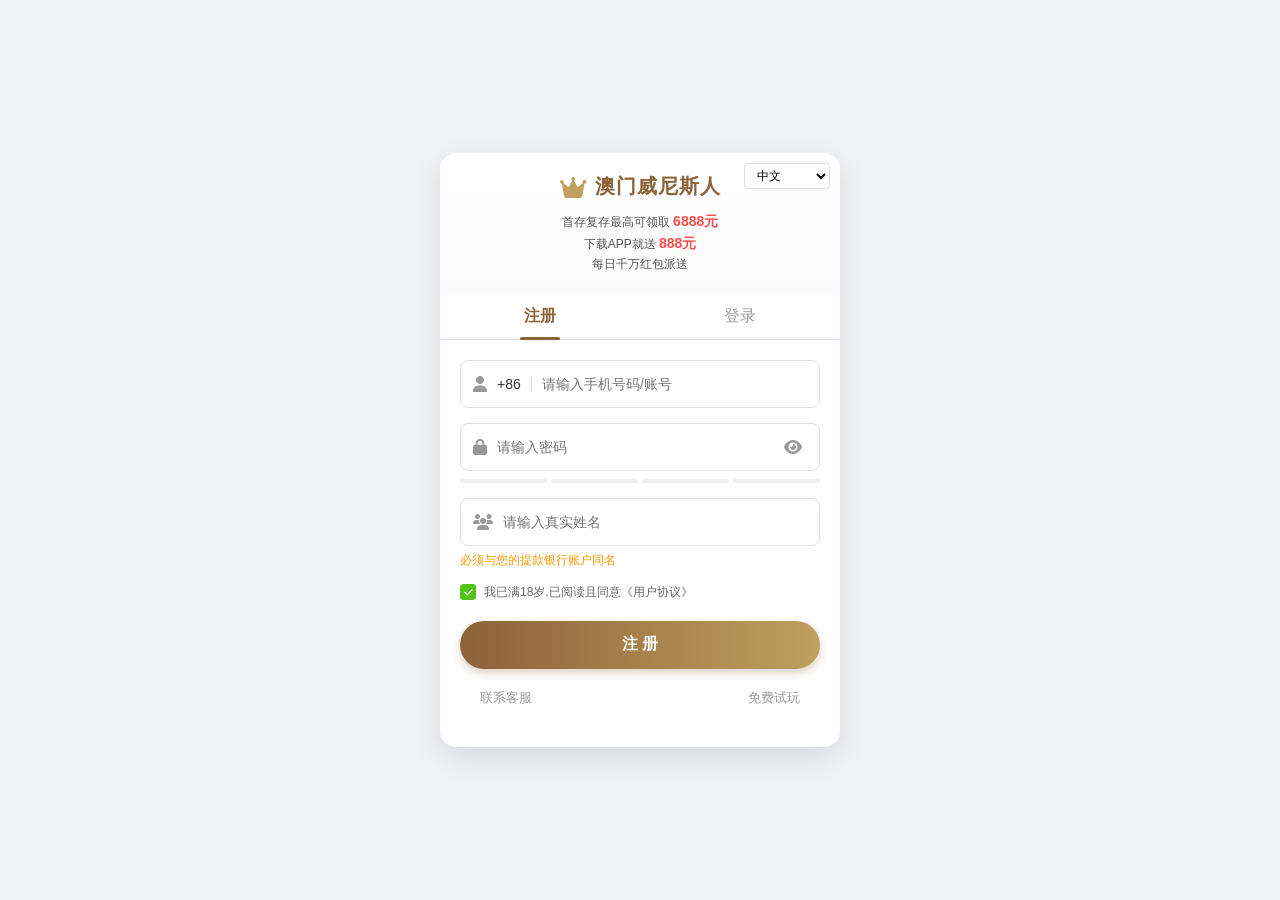
<file: register.html>
<!DOCTYPE html>
<html lang="zh-CN">
<head>
    <meta charset="UTF-8">
    <meta name="viewport" content="width=device-width, initial-scale=1.0, maximum-scale=1.0, user-scalable=no">
    <title>APP注册页面</title>
    <!-- 引入 FontAwesome 图标库 -->
    <link rel="stylesheet" href="https://cdnjs.cloudflare.com/ajax/libs/font-awesome/6.4.0/css/all.min.css">
    <style>
        /* --- 基础重置与变量 --- */
        :root {
            --primary-gold: #bfa05f;
            --primary-brown: #8c6239;
            --text-dark: #333;
            --text-gray: #999;
            --border-color: #e0e0e0;
            --error-red: #ff4d4f;
            --success-green: #52c41a;
        }

        * { box-sizing: border-box; margin: 0; padding: 0; outline: none; -webkit-tap-highlight-color: transparent; }
        body {
            font-family: -apple-system, BlinkMacSystemFont, "Segoe UI", Roboto, Helvetica, Arial, sans-serif;
            background-color: #f0f2f5;
            display: flex;
            justify-content: center;
            align-items: center;
            min-height: 100vh;
            color: var(--text-dark);
        }

        /* --- 容器与布局 --- */
        .container {
            width: 100%;
            max-width: 400px;
            background: #fff;
            border-radius: 16px;
            box-shadow: 0 10px 30px rgba(0,0,0,0.1);
            overflow: hidden;
            position: relative;
            padding-bottom: 20px;
        }

        /* 顶部 Banner */
        .banner {
            text-align: center;
            padding: 20px 15px;
            background: linear-gradient(to bottom, #fff, #fafafa);
        }
        .logo-area {
            display: flex;
            align-items: center;
            justify-content: center;
            margin-bottom: 10px;
            gap: 8px;
        }
        .logo-icon { font-size: 24px; color: var(--primary-gold); }
        .logo-text { font-size: 20px; font-weight: bold; color: var(--primary-brown); letter-spacing: 1px; }
        .promo-list { font-size: 12px; line-height: 1.6; color: #555; }
        .highlight { color: var(--error-red); font-weight: bold; font-size: 14px; }

        /* Tab 切换 */
        .tabs {
            display: flex;
            border-bottom: 1px solid var(--border-color);
            margin-bottom: 20px;
        }
        .tab-item {
            flex: 1;
            text-align: center;
            padding: 12px;
            font-size: 16px;
            color: var(--text-gray);
            cursor: pointer;
            position: relative;
        }
        .tab-item.active {
            color: var(--primary-brown);
            font-weight: bold;
        }
        .tab-item.active::after {
            content: '';
            position: absolute;
            bottom: -1px;
            left: 50%;
            transform: translateX(-50%);
            width: 40px;
            height: 3px;
            background-color: var(--primary-brown);
            border-radius: 2px;
        }

        /* 表单区域 */
        .form-group {
            padding: 0 20px;
            margin-bottom: 15px;
            position: relative;
        }
        .input-wrapper {
            display: flex;
            align-items: center;
            border: 1px solid var(--border-color);
            border-radius: 8px;
            padding: 0 12px;
            height: 48px;
            transition: border-color 0.3s;
        }
        .input-wrapper:focus-within { border-color: var(--primary-brown); }
        .input-icon { color: var(--text-gray); margin-right: 10px; font-size: 16px; }
        .form-input {
            border: none;
            flex: 1;
            height: 100%;
            font-size: 14px;
            background: transparent;
        }
        .eye-icon { color: var(--text-gray); cursor: pointer; padding: 5px; }

        /* 区号选择器 */
        .country-code-select {
            border: none;
            border-right: 1px solid var(--border-color);
            padding-right: 10px;
            margin-right: 10px;
            color: var(--text-dark);
            font-size: 14px;
            background: transparent;
            appearance: none; /* 移除默认箭头 */
        }

        /* 密码强度条 */
        .strength-bar-container {
            display: flex;
            gap: 4px;
            margin-top: 8px;
        }
        .strength-segment {
            height: 4px;
            flex: 1;
            background-color: #eee;
            border-radius: 2px;
            transition: background-color 0.3s;
        }

        /* 提示文字 */
        .hint-text {
            font-size: 12px;
            color: #ff9800; /* 橙色警告 */
            margin-top: 6px;
            display: block;
        }

        /* 协议勾选 */
        .agreement-box {
            display: flex;
            align-items: center;
            padding: 0 20px;
            margin-bottom: 20px;
            font-size: 12px;
            color: #666;
        }
        .custom-checkbox {
            width: 16px;
            height: 16px;
            border: 1px solid var(--success-green);
            background-color: var(--success-green);
            border-radius: 3px;
            margin-right: 8px;
            display: flex;
            align-items: center;
            justify-content: center;
            color: white;
            font-size: 10px;
            cursor: pointer;
        }

        /* 按钮 */
        .submit-btn {
            display: block;
            width: calc(100% - 40px);
            margin: 0 auto;
            height: 48px;
            background: linear-gradient(90deg, #8c6239, #bfa05f);
            color: white;
            border: none;
            border-radius: 24px;
            font-size: 16px;
            font-weight: bold;
            cursor: pointer;
            box-shadow: 0 4px 10px rgba(140, 98, 57, 0.3);
        }
        .submit-btn:active { opacity: 0.9; transform: scale(0.98); }

        /* 底部链接 */
        .footer-links {
            display: flex;
            justify-content: space-between;
            padding: 20px 40px;
            font-size: 13px;
            color: var(--text-gray);
        }

        /* 关闭按钮 */
        .close-btn {
            position: absolute;
            bottom: -50px;
            left: 50%;
            transform: translateX(-50%);
            width: 36px;
            height: 36px;
            background: rgba(0,0,0,0.6);
            border-radius: 50%;
            display: flex;
            align-items: center;
            justify-content: center;
            color: white;
            font-size: 18px;
            cursor: pointer;
        }

        /* 语言切换悬浮球 */
        .lang-switcher {
            position: absolute;
            top: 10px;
            right: 10px;
            z-index: 10;
        }
        .lang-select {
            padding: 4px 8px;
            border-radius: 4px;
            border: 1px solid #ddd;
            font-size: 12px;
            background: #fff;
        }

        /* 错误状态 */
        .error-shake { animation: shake 0.5s; border-color: var(--error-red) !important; }
        @keyframes shake {
            0%, 100% { transform: translateX(0); }
            25% { transform: translateX(-5px); }
            75% { transform: translateX(5px); }
        }
    </style>
</head>
<body>

<div class="container">
    <!-- 语言切换 -->
    <div class="lang-switcher">
        <select id="languageSelect" class="lang-select">
            <option value="zh">中文</option>
            <option value="my">မြန်မာစာ</option>
            <option value="en">English</option>
        </select>
    </div>

    <!-- 顶部 Banner -->
    <div class="banner">
        <div class="logo-area">
            <i class="fas fa-crown logo-icon"></i>
            <span class="logo-text" data-i18n="appName">澳门威尼斯人</span>
        </div>
        <div class="promo-list">
            <p><span data-i18n="promo1">首存复存最高可领取</span> <span class="highlight">6888元</span></p>
            <p><span data-i18n="promo2">下载APP就送</span> <span class="highlight">888元</span></p>
            <p><span data-i18n="promo3">每日千万红包派送</span></p>
        </div>
    </div>

    <!-- Tabs -->
    <div class="tabs">
        <div class="tab-item active" data-tab="register" data-i18n="tabRegister">注册</div>
        <div class="tab-item" data-tab="login" data-i18n="tabLogin">登录</div>
    </div>

    <!-- 注册表单 -->
    <form id="registerForm">
        <!-- 账号输入 -->
        <div class="form-group">
            <div class="input-wrapper" id="phoneWrapper">
                <i class="fas fa-user input-icon"></i>
                <select class="country-code-select">
                    <option value="+86">+86</option>
                    <option value="+95">+95</option>
                    <option value="+1">+1</option>
                </select>
                <input type="tel" class="form-input" id="phoneInput" placeholder="请输入手机号码/账号" data-i18n-placeholder="phPhone">
            </div>
        </div>

        <!-- 密码输入 -->
        <div class="form-group">
            <div class="input-wrapper" id="pwdWrapper">
                <i class="fas fa-lock input-icon"></i>
                <input type="password" class="form-input" id="pwdInput" placeholder="请输入密码" data-i18n-placeholder="phPwd">
                <i class="fas fa-eye eye-icon" id="togglePwd"></i>
            </div>
            <!-- 密码强度条 -->
            <div class="strength-bar-container">
                <div class="strength-segment" id="seg1"></div>
                <div class="strength-segment" id="seg2"></div>
                <div class="strength-segment" id="seg3"></div>
                <div class="strength-segment" id="seg4"></div>
            </div>
        </div>

        <!-- 真实姓名 -->
        <div class="form-group">
            <div class="input-wrapper">
                <i class="fas fa-users input-icon"></i>
                <input type="text" class="form-input" id="nameInput" placeholder="请输入真实姓名" data-i18n-placeholder="phName">
            </div>
            <small class="hint-text" data-i18n="nameHint">必须与您的提款银行账户同名</small>
        </div>

        <!-- 协议 -->
        <div class="agreement-box">
            <div class="custom-checkbox"><i class="fas fa-check"></i></div>
            <span data-i18n="agreementText">我已满18岁,已阅读且同意《用户协议》</span>
        </div>

        <!-- 提交按钮 -->
        <button type="button" class="submit-btn" id="submitBtn" data-i18n="btnRegister">注 册</button>

        <!-- 底部链接 -->
        <div class="footer-links">
            <span data-i18n="linkService">联系客服</span>
            <span data-i18n="linkDemo">免费试玩</span>
        </div>
    </form>

    <!-- 关闭按钮 -->
    <div class="close-btn" onclick="alert('关闭弹窗')">
        <i class="fas fa-times"></i>
    </div>
</div>

<script>
    // --- 1. 多语言字典 ---
    const i18nData = {
        zh: {
            appName: "澳门威尼斯人",
            promo1: "首存复存最高可领取",
            promo2: "下载APP就送",
            promo3: "每日千万红包派送",
            tabRegister: "注册",
            tabLogin: "登录",
            phPhone: "请输入手机号码/账号",
            phPwd: "请输入密码",
            phName: "请输入真实姓名",
            nameHint: "必须与您的提款银行账户同名",
            agreementText: "我已满18岁,已阅读且同意《用户协议》",
            btnRegister: "注 册",
            linkService: "联系客服",
            linkDemo: "免费试玩"
        },
        my: {
            appName: "Macau Venetian",
            promo1: "ပထမအကြိမ်သွင်းငွေ အများဆုံးရရှိနိုင်သည်",
            promo2: "APP ဒေါင်းလုပ်ဆွဲပါက ရရှိမည်",
            promo3: "နေ့တိုင်း လက်ဆောင်များ",
            tabRegister: "မှတ်ပုံတင်ရန်",
            tabLogin: "ဝင်ရောက်ရန်",
            phPhone: "ဖုန်းနံပါတ်/အကောင့် ထည့်ပါ",
            phPwd: "စကားဝှက် ထည့်ပါ",
            phName: "အမည်အစစ် ထည့်ပါ",
            nameHint: "ဘဏ်အကောင့်အမည်နှင့် တူညီရမည်",
            agreementText: "ကျွန်ုပ်သည် ၁၈ နှစ်ပြည့်ပြီးဖြစ်သည်",
            btnRegister: "မှတ်ပုံတင်ရန်",
            linkService: "ဝန်ဆောင်မှု",
            linkDemo: "အခမဲ့ စမ်းသပ်ရန်"
        },
        en: {
            appName: "Macau Venetian",
            promo1: "First deposit bonus up to",
            promo2: "Download App get",
            promo3: "Daily Red Packets",
            tabRegister: "Register",
            tabLogin: "Login",
            phPhone: "Enter Phone/Account",
            phPwd: "Enter Password",
            phName: "Enter Real Name",
            nameHint: "Must match bank account name",
            agreementText: "I am 18+, agree to Terms",
            btnRegister: "REGISTER",
            linkService: "Customer Service",
            linkDemo: "Free Play"
        }
    };
        // 1. 定义执行翻译的函数
    function switchLanguage(lang) {
        const data = i18nData[lang]; // 获取对应语言的字典数据
        
        // 更新页面各个部分的文字 (请确保你的 HTML 元素有对应的 class 或 id)
        document.querySelector('h2').innerText = data.title;
        document.getElementById('username').placeholder = data.usernamePlaceholder;
        document.querySelector('.pwd-label').innerText = data.passwordLabel;
        document.querySelector('.strength-text').innerText = data.pwdStrengthText;
        document.querySelector('.btn-submit').innerText = data.submitBtn;
        
        // 更新按钮的高亮状态
        langBtns.forEach(btn => {
            if (btn.dataset.lang === lang) {
                btn.classList.add('active');
            } else {
                btn.classList.remove('active');
            }
        });
    }
    
    // 2. 给所有语言按钮添加点击事件
    langBtns.forEach(btn => {
        btn.addEventListener('click', () => {
            const lang = btn.dataset.lang; // 获取按钮上标记的语言 (zh 或 en)
            switchLanguage(lang); // 调用上面的函数进行切换
        });
    });
    
    // 3. 初始化：默认加载中文
    switchLanguage('zh');
    
    }); // 这是整个 DOMContentLoaded 事件的结束大括号

    // --- 2. 逻辑控制 ---
    document.addEventListener('DOMContentLoaded', () => {
        const pwdInput = document.getElementById('pwdInput');
        const togglePwd = document.getElementById('togglePwd');
        const submitBtn = document.getElementById('submitBtn');
        const phoneInput = document.getElementById('phoneInput');
        const nameInput = document.getElementById('nameInput');
        const segments = [document.getElementById('seg1'), document.getElementById('seg2'), document.getElementById('seg3'), document.getElementById('seg4')];
        const langSelect = document.getElementById('languageSelect');

// A. 密码显隐切换
togglePwd.addEventListener('click', () => {
    // 1. 获取当前输入框的类型，进行 password 和 text 的切换
    const isPassword = pwdInput.getAttribute('type') === 'password';
    pwdInput.setAttribute('type', isPassword ? 'text' : 'password');
    
    // 2. 切换图标样式 (睁眼/闭眼)
    // 如果原本是密码，点击后变成明文，图标变为“闭眼/带斜线”
    // 如果原本是明文，点击后变成密码，图标变为“睁眼”
    togglePwd.classList.toggle('fa-eye');
    togglePwd.classList.toggle('fa-eye-slash');
});

// B. 密码强度检测 (监听输入框变化)
pwdInput.addEventListener('input', function() {
    const val = this.value;
    let strength = 0;
    
    // 计算强度规则
    if (val.length > 0) {
        if (val.length >= 6) strength++; // 长度
        if (/\d/.test(val)) strength++; // 数字
        if (/[a-zA-Z]/.test(val) || /[^A-Za-z0-9]/.test(val)) strength++; // 字母或符号
    }
    
    // 更新 UI 显示
    const bars = document.querySelectorAll('.strength-bar');
    
    // 遍历每一个小方块
    bars.forEach((bar, index) => {
        // 1. 默认先设为灰色 (未激活状态)
        bar.style.backgroundColor = '#e0e0e0';
        
        // 2. 如果当前方块的索引小于强度值，则点亮颜色
        if (index < strength) {
            if (strength === 1) {
                bar.style.backgroundColor = '#ff4d4f'; // 弱 - 红
            } else if (strength === 2) {
                bar.style.backgroundColor = '#faad14'; // 中 - 橙
            } else if (strength >= 3) {
                bar.style.backgroundColor = '#52c41a'; // 强 - 绿
            }
        }
    });
    // D. 注册按钮点击事件
submitBtn.addEventListener('click', (e) => {
    e.preventDefault(); // 阻止表单默认提交刷新页面
    
    // 获取用户输入的值
    const username = document.getElementById('username').value.trim();
    const password = pwdInput.value;
   
    // 简单的非空验证
    if (!username || !password) {
        alert('请填写完整的用户名和密码！');
        return;
    }
    
    
    // 2. 模拟发送数据到后端 (这里只是演示)
console.log("正在注册...", username, password);

// 3. 给用户成功反馈
alert(`注册成功！欢迎你，${username}！`);

// 4. 可选：清空表单，方便下一次输入
document.getElementById('username').value = '';
pwdInput.value = '';

});
// 【第 503 行】结束 submitBtn 的点击事件

// ==========================================
// E. 密码强度检测 (Password Strength)
// ==========================================
pwdInput.addEventListener('input', function() {
    const val = this.value;
    let strength = 0;
    
    // 简单的强度算法
    if (val.length > 5) strength++; // 长度大于5
    if (val.match(/[A-Z]/)) strength++; // 包含大写字母
    if (val.match(/[0-9]/)) strength++; // 包含数字
    
    // 更新 UI 显示
    const bars = document.querySelectorAll('.strength-bar');
    
    bars.forEach((bar, index) => {
        // 1. 先把所有小方块重置为灰色
        bar.style.backgroundColor = '#e0e0e0';
        
        // 2. 如果当前方块的索引(index)小于计算出的强度值(strength)，就点亮它
        if (index < strength) {
            // 根据强度设置颜色：1=红色(弱), 2=橙色(中), 3=绿色(强)
            if (strength === 1) bar.style.backgroundColor = '#ff4d4f';
            else if (strength === 2) bar.style.backgroundColor = '#faad14';
            else if (strength >= 3) bar.style.backgroundColor = '#52c41a';
        }
    });
}); // 结束 pwdInput 监听

// ==========================================
// F. 多语言切换 (Language Switcher)
// ==========================================
const langBtns = document.querySelectorAll('.lang-btn');
let currentLang = 'zh'; // 默认中文

// 定义语言包对象
const i18nData = {
    zh: {
        title: "用户注册",
        usernamePlaceholder: "请输入用户名",
        passwordLabel: "密码",
        pwdStrengthText: "密码强度",
        submitBtn: "立即注册"
    },
    en: {
        title: "User Registration",
        usernamePlaceholder: "Enter Username",
        passwordLabel: "Password",
        pwdStrengthText: "Password Strength",
        submitBtn: "Register Now"
    }
};

// 切换语言的函数
function switchLanguage(lang) {
    currentLang = lang;
    const data = i18nData[lang];
    
    // 更新页面文本 (假设你有对应的 ID)
    if (document.querySelector('h2')) document.querySelector('h2').innerText = data.title;
    if (document.getElementById('username')) document.getElementById('username').placeholder = data.usernamePlaceholder;
    if (document.querySelector('label[for="password"]')) document.querySelector('label[for="password"]').innerText = data.passwordLabel;
    if (document.getElementById('submitBtn')) document.getElementById('submitBtn').value = data.submitBtn;
    
    // 可以在这里添加更多元素的更新逻辑...
}

// 给语言按钮添加点击事件
langBtns.forEach(btn => {
btn.addEventListener('click', (e) => {
    const lang = e.target.dataset.lang; // 获取按钮上的 data-lang 属性
    switchLanguage(lang);
});
});

}); // 【最后一行】结束整个页面的 DOMContentLoaded 事件
</file>
